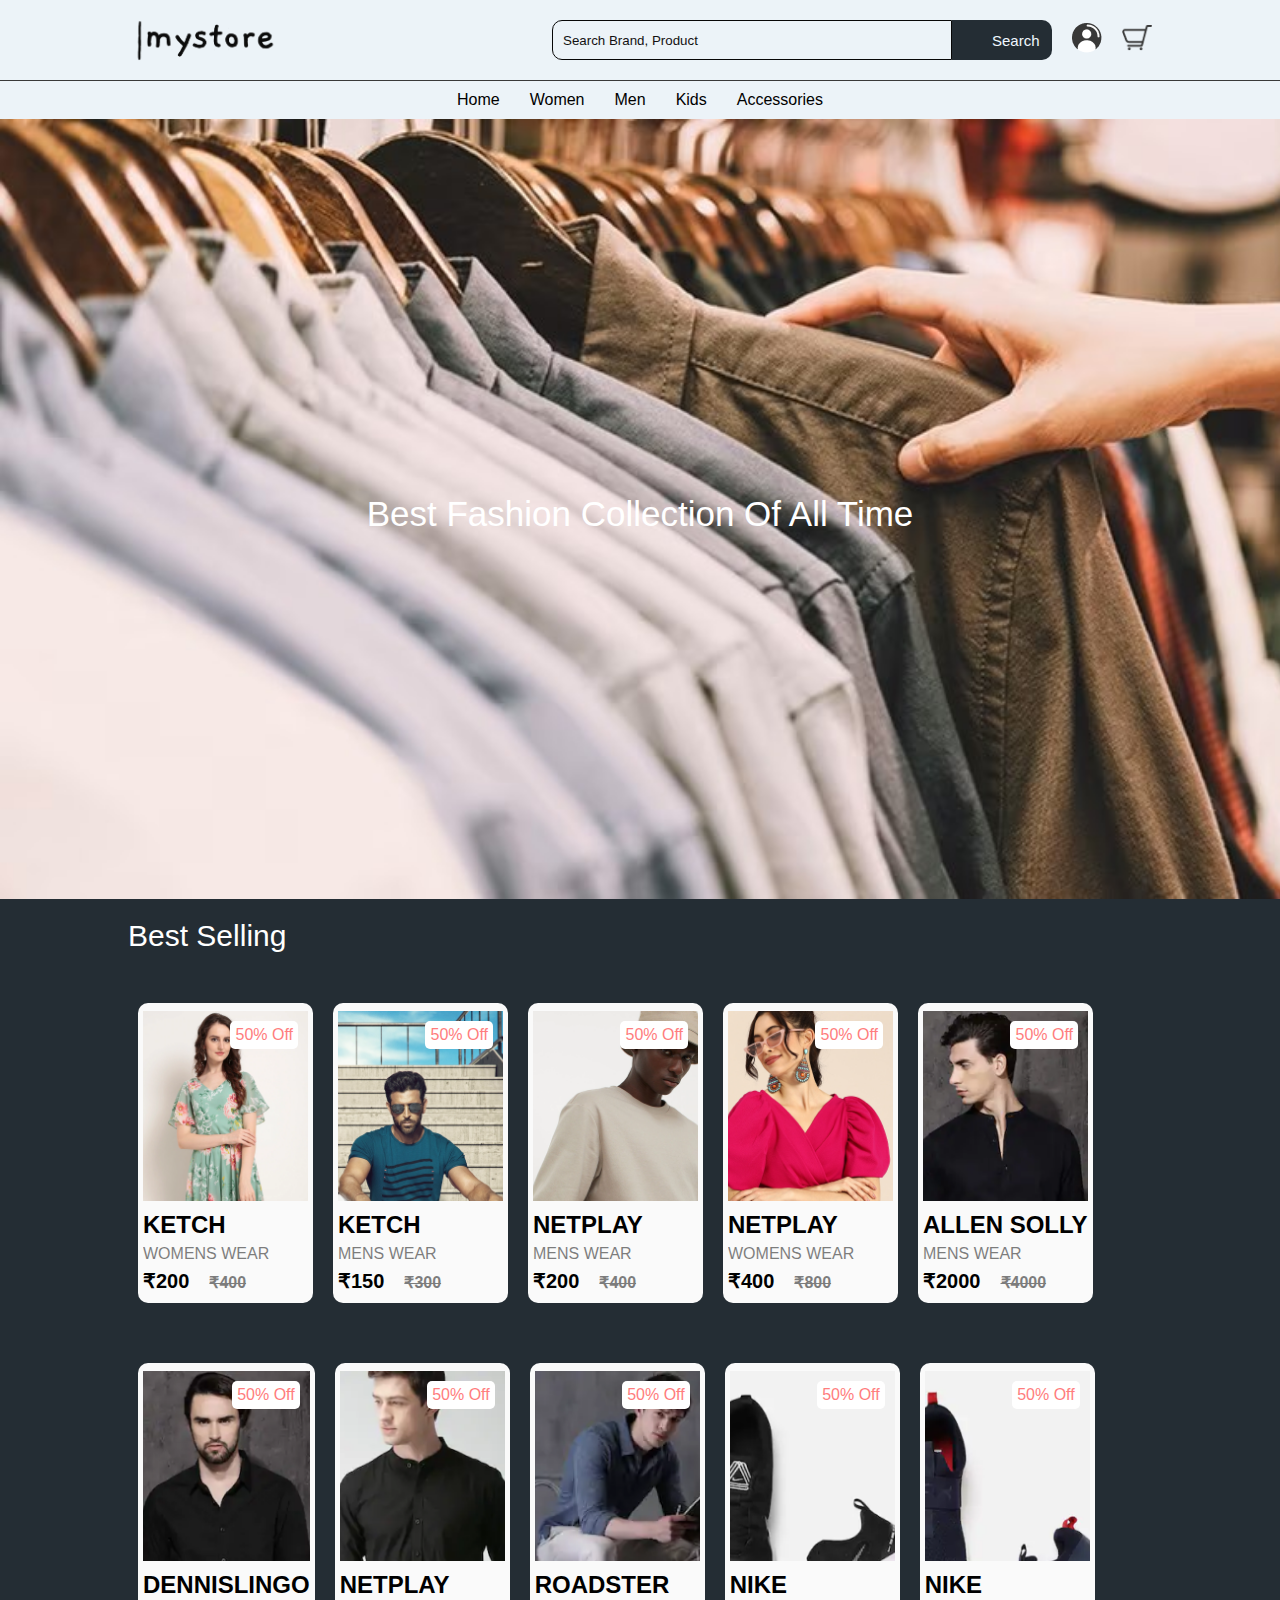
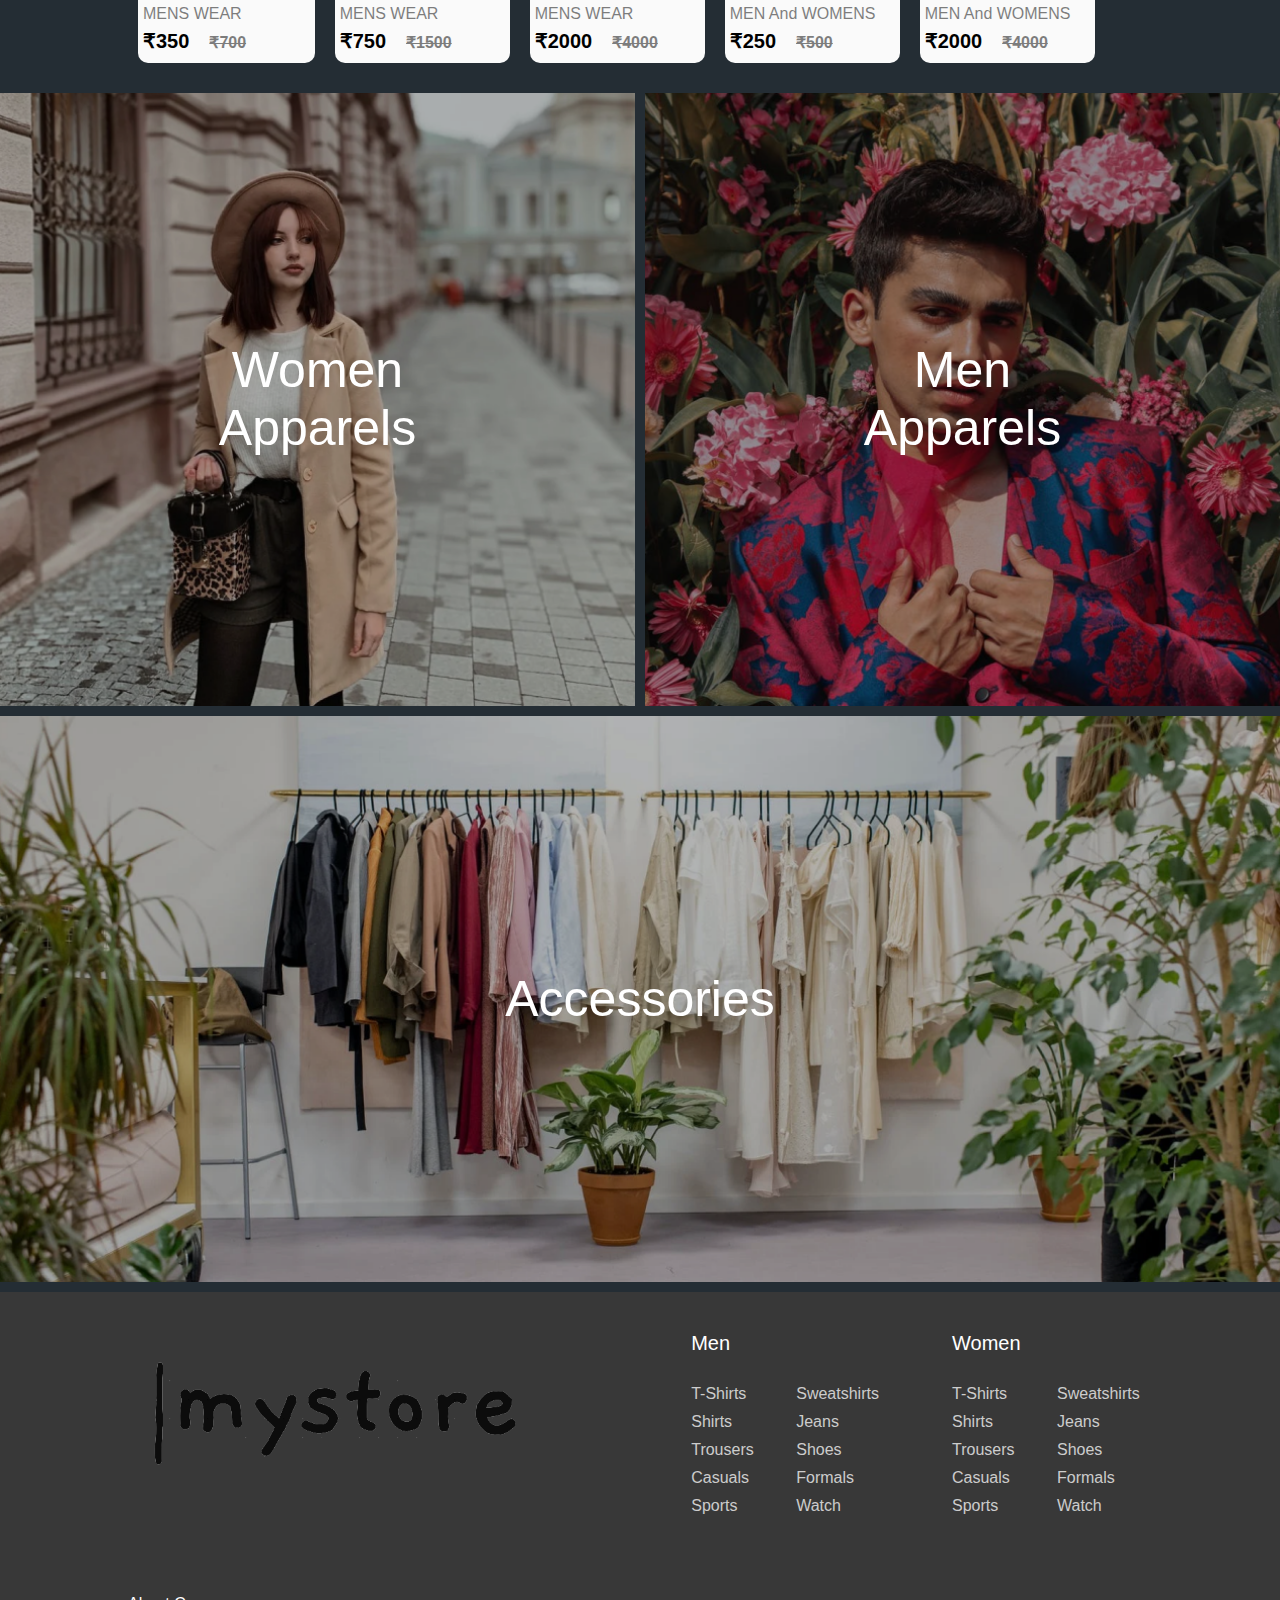
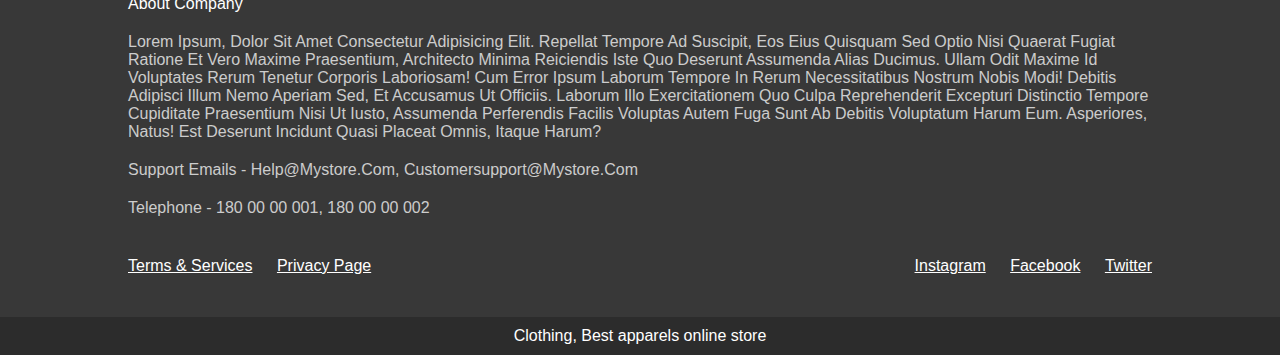
<file: index.html>
<!DOCTYPE html>
<html lang="en">
<head>
    <meta charset="UTF-8">
    <meta name="viewport" content="width=device-width, initial-scale=1.0">
    <title>my store</title>
    <link rel="stylesheet" href="project.css"/>
    <link rel="icon"  type="image/x-large" href="img/icon.png"/>
</head>
<body>
    <nav class="navbar">
        <div class="nav">
            <img src="img/bgm-removebg-preview.png" class="brand-logo" alt="">
            <div class="nav-items">
                <div class="search">
                    <input type="text" class="search-box" placeholder="search brand, product">
                   <button class="search-btn" ><a style="text-decoration: none; color: aliceblue;" href="error.html">search</a></button>
                </div>
                <a href="login.html"><img src="img/user.png" alt=""></a>
                <a href="error.html"><img src="img/cart.png" alt=""></a>
            </div>
        </div>
        <ul class="links-container">
            <li class="link-item"><a href="#" class="link">home</a></li>
            <li class="link-item"><a href="#" class="link">women</a></li>
            <li class="link-item"><a href="#" class="link">men</a></li>
            <li class="link-item"><a href="#" class="link">kids</a></li>
            <li class="link-item"><a href="#" class="link">accessories</a></li>
        </ul>
        </nav>
        <header class="hero-section">
            <div class="content">
                <!--<img src="img/bgm-removebg-preview.png" class="logo" alt="">-->
                <p class="sub-heading">best fashion collection of all time</p>
            </div>
        </header>
        <section class="product">
            <h2 class="product-category">best selling</h2>
            <div class="product-container">
                <div class="product-card">
                    <div class="product-image">
                        <span class="discount-tag">50% off</span>
                        <img src="img/card1.png" class="product-thumb" alt="">
                        <button class="card-btn">add to whislist</button>
                    </div>
                    <div class="product-info">
                        <h2 class="product-brand">KETCH</h2>
                        <p class="product-short-des">WOMENS WEAR</p>
                        <span class="price">₹200</span><span class="actual-price"><b>₹400</b></span>
                    </div>
                </div>
                <div class="product-card">
                    <div class="product-image">
                        <span class="discount-tag">50% off</span>
                        <img src="img/card2.png" class="product-thumb" alt="">
                        <button class="card-btn">add to whislist</button>
                    </div>
                    <div class="product-info">
                        <h2 class="product-brand">KETCH</h2>
                        <p class="product-short-des">MENS WEAR</p>
                        <span class="price">₹150</span><span class="actual-price"><b>₹300</b></span>
                    </div>
                </div>
                <div class="product-card">
                    <div class="product-image">
                        <span class="discount-tag">50% off</span>
                        <img src="img/card3.png" class="product-thumb" alt="">
                        <button class="card-btn">add to whislist</button>
                    </div>
                    <div class="product-info">
                        <h2 class="product-brand">NETPLAY</h2>
                        <p class="product-short-des">MENS WEAR</p>
                        <span class="price">₹200</span><span class="actual-price"><b>₹400</b></span>
                    </div>
                </div>
                <div class="product-card">
                    <div class="product-image">
                        <span class="discount-tag">50% off</span>
                        <img src="img/card4.png" class="product-thumb" alt="">
                        <button class="card-btn">add to whislist</button>
                    </div>
                    <div class="product-info">
                        <h2 class="product-brand">NETPLAY</h2>
                        <p class="product-short-des">WOMENS WEAR</p>
                        <span class="price">₹400</span><span class="actual-price"><b>₹800</b></span>
                    </div>
                </div>
                <div class="product-card">
                    <div class="product-image">
                        <span class="discount-tag">50% off</span>
                        <img src="img/card5.png" class="product-thumb" alt="">
                        <button class="card-btn">add to whislist</button>
                    </div>
                    <div class="product-info">
                        <h2 class="product-brand">ALLEN SOLLY</h2>
                        <p class="product-short-des">MENS WEAR</p>
                        <span class="price">₹2000</span><span class="actual-price"><b>₹4000</b></span>
                    </div>
                </div>
                <div class="product-card">
                    <div class="product-image">
                        <span class="discount-tag">50% off</span>
                        <img src="img/card6.png" class="product-thumb" alt="">
                        <button class="card-btn">add to whislist</button>
                    </div>
                    <div class="product-info">
                        <h2 class="product-brand">DENNISLINGO</h2>
                        <p class="product-short-des">MENS WEAR</p>
                        <span class="price">₹350</span><span class="actual-price"><b>₹700</b></span>
                    </div>
                </div>
                <div class="product-card">
                    <div class="product-image">
                        <span class="discount-tag">50% off</span>
                        <img src="img/card7.png" class="product-thumb" alt="">
                        <button class="card-btn">add to whislist</button>
                    </div>
                    <div class="product-info">
                        <h2 class="product-brand">NETPLAY</h2>
                        <p class="product-short-des">MENS WEAR</p>
                        <span class="price">₹750</span><span class="actual-price"><b>₹1500</b></span>
                    </div>
                </div>
                <div class="product-card">
                    <div class="product-image">
                        <span class="discount-tag">50% off</span>
                        <img src="img/card8.png" class="product-thumb" alt="">
                        <button class="card-btn">add to whislist</button>
                    </div>
                    <div class="product-info">
                        <h2 class="product-brand">ROADSTER</h2>
                        <p class="product-short-des">MENS WEAR</p>
                        <span class="price">₹2000</span><span class="actual-price"><b>₹4000</b></span>
                    </div>
                </div>
                <div class="product-card">
                    <div class="product-image">
                        <span class="discount-tag">50% off</span>
                        <img src="img/card9.png" class="product-thumb" alt="">
                        <button class="card-btn">add to whislist</button>
                    </div>
                    <div class="product-info">
                        <h2 class="product-brand">NIKE</h2>
                        <p class="product-short-des">MEN and WOMENS WEAR</p>
                        <span class="price">₹250</span><span class="actual-price"><b>₹500</b></span>
                    </div>
                </div>
                <div class="product-card">
                    <div class="product-image">
                        <span class="discount-tag">50% off</span>
                        <img src="img/card10.png" class="product-thumb" alt="">
                        <button class="card-btn">add to whislist</button>
                    </div>
                    <div class="product-info">
                        <h2 class="product-brand">NIKE</h2>
                        <p class="product-short-des">MEN and WOMENS WEAR</p>
                        <span class="price">₹2000</span><span class="actual-price"><b>₹4000</b></span>
                    </div>
                </div>
            </div>
        </section>
        <section class="collection-container">
            <a href="#" class="collection">
                <img src="img/women-collection.png" alt="">
                <p class="collection-title">women <br> apparels</p>
            </a>
            <a href="#" class="collection">
                <img src="img/men-collection.png" alt="">
                <p class="collection-title">men <br> apparels</p>
            </a>
            <a href="#" class="collection">
                <img src="img/accessories-collection.png" alt="">
                <p class="collection-title">accessories</p>
            </a>
        </section>
        <footer>
            <div class="footer-content">
                <img src="img/bgm-removebg-preview.png" class="logo" alt="">
                <div class="footer-ul-container">
                    <ul class="category">
                        <li class="category-title">men</li>
                        <li><a href="#" class="footer-link">t-shirts</a></li>
                        <li><a href="#" class="footer-link">sweatshirts</a></li>
                        <li><a href="#" class="footer-link">shirts</a></li>
                        <li><a href="#" class="footer-link">jeans</a></li>
                        <li><a href="#" class="footer-link">trousers</a></li>
                        <li><a href="#" class="footer-link">shoes</a></li>
                        <li><a href="#" class="footer-link">casuals</a></li>
                        <li><a href="#" class="footer-link">formals</a></li>
                        <li><a href="#" class="footer-link">sports</a></li>
                        <li><a href="#" class="footer-link">watch</a></li>
                    </ul>
                    <ul class="category">
                        <li class="category-title">women</li>
                        <li><a href="#" class="footer-link">t-shirts</a></li>
                        <li><a href="#" class="footer-link">sweatshirts</a></li>
                        <li><a href="#" class="footer-link">shirts</a></li>
                        <li><a href="#" class="footer-link">jeans</a></li>
                        <li><a href="#" class="footer-link">trousers</a></li>
                        <li><a href="#" class="footer-link">shoes</a></li>
                        <li><a href="#" class="footer-link">casuals</a></li>
                        <li><a href="#" class="footer-link">formals</a></li>
                        <li><a href="#" class="footer-link">sports</a></li>
                        <li><a href="#" class="footer-link">watch</a></li>
                    </ul>
                </div>
            </div>
            <p class="footer-title">about company</p>
    <p class="info">Lorem ipsum, dolor sit amet consectetur adipisicing elit. Repellat tempore ad suscipit, eos eius quisquam sed optio nisi quaerat fugiat ratione et vero maxime praesentium, architecto minima reiciendis iste quo deserunt assumenda alias ducimus. Ullam odit maxime id voluptates rerum tenetur corporis laboriosam! Cum error ipsum laborum tempore in rerum necessitatibus nostrum nobis modi! Debitis adipisci illum nemo aperiam sed, et accusamus ut officiis. Laborum illo exercitationem quo culpa reprehenderit excepturi distinctio tempore cupiditate praesentium nisi ut iusto, assumenda perferendis facilis voluptas autem fuga sunt ab debitis voluptatum harum eum. Asperiores, natus! Est deserunt incidunt quasi placeat omnis, itaque harum?</p>
    <p class="info">support emails - help@mystore.com, customersupport@mystore.com</p>
    <p class="info">telephone - 180 00 00 001, 180 00 00 002</p>
    <div class="footer-social-container">
        <div>
            <a href="#" class="social-link">terms & services</a>
            <a href="#" class="social-link">privacy page</a>
        </div>
        <div>
            <a href="#" class="social-link">instagram</a>
            <a href="#" class="social-link">facebook</a>
            <a href="#" class="social-link">twitter</a>
        </div>
    </div>
    <p class="footer-credit">Clothing, Best apparels online store</p>
        </footer>
</body>
</html>
</file>
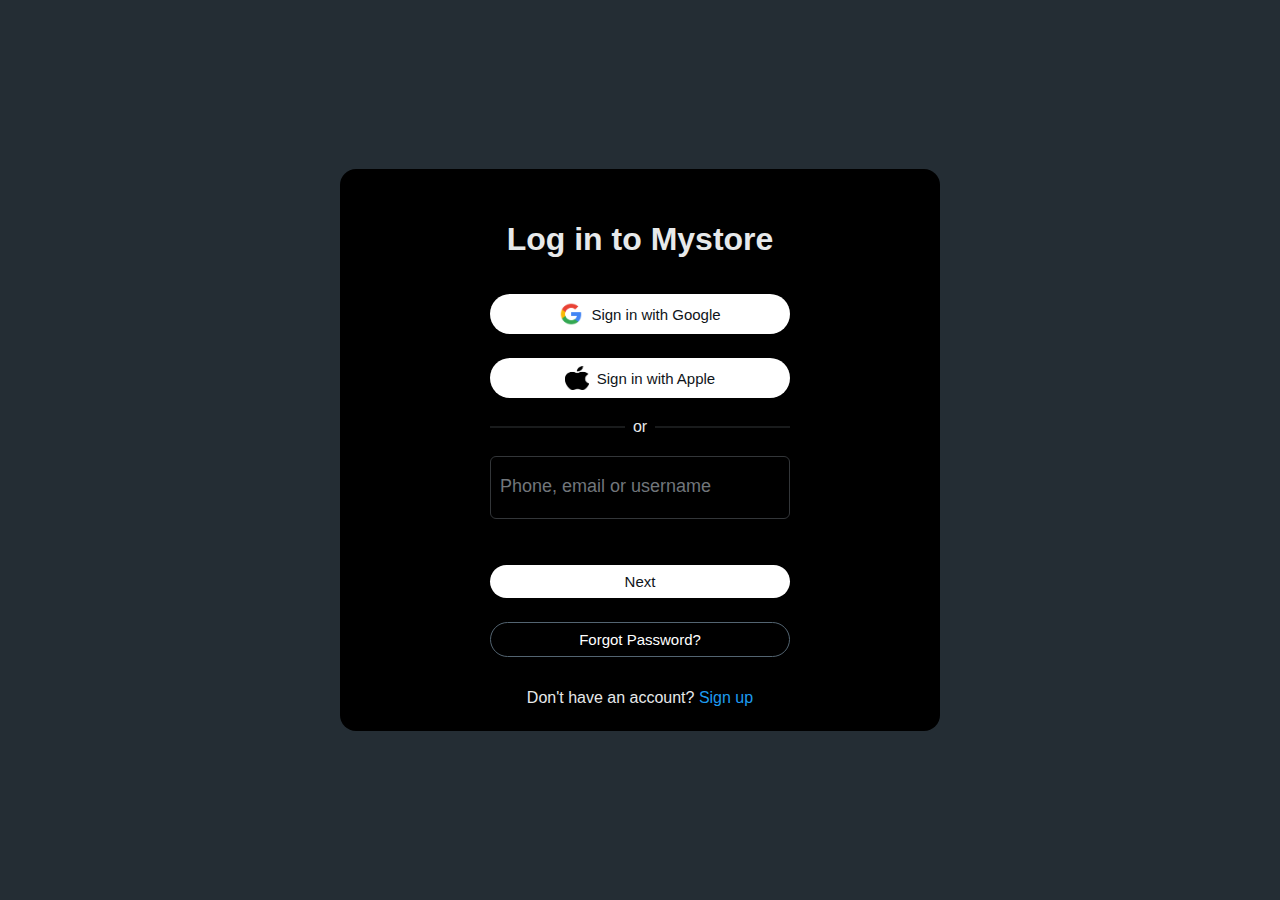
<file: login.html>
<!DOCTYPE html>
<html lang="en">
<head>
    <meta charset="UTF-8">
    <meta name="viewport" content="width=device-width, initial-scale=1.0">
    <title>login</title>
    <link rel="stylesheet" href="login.css">
</head>
<body>
   
       
    <div class="container">
      <div class="header">
        <button class="close-button">
          <i class="fa-solid fa-xmark"></i>
        </button>
        <a class="logo" href="#">
          <i class="fa-brands fa-twitter"></i>
        </a>
      </div>

      <div class="content">
        <h1>Log in to Mystore</h1>

        <div class="action-buttons">
          <button class="primary-button sign-in-button">
            <object data="./img/google.png"></object>
            <span>Sign in with Google</span>
          </button>
          <button class="primary-button sign-in-button">
            <object data="./img/apple.png"></object>
            <span>Sign in with Apple</span>
          </button>
        </div>

        <div class="divider">
          <p>or</p>
        </div>

        <div class="email-log-in">
          <input type="text" id="log-in" placeholder="Email">
          <label for="log-in">Phone, email or username</label>
        </div>

        <div class="action-buttons">
          <button class="primary-button">Next</button>
          <button class="secondary-button">Forgot Password?</button>
        </div>
      </div>
      <div class="sign-up">
        <p>Don't have an account? <a href="#">Sign up</a></p>
      </div>
    </div>
  
</body>
</html>
   <!---- <center>                
        <div id="section3" class="card1"> 
            <form class="div2">
                <h3><B>Login / Signup</B></h3>
                <hr>
                <!--<label for="username">username: </label>
                <input type="text" id="username" placeholder="enter your username"><br>
    
               <!--- <label for="password">password:</label>
                <input type="password" id ="password" placeholder="enter your password"><br>
    
               <left><sub><input type="checkbox" id="check" ><label style="color: blue;" >Accept all terms and conditions.</label></sub></left> 
                &nbsp;
                <br>
                &nbsp;
                <center><button><a href="#SECTION1">Login</a></button></center><br>
                <p style="font-size: smaller; color: black;">if you aren't registered &nbsp;&nbsp;<button><a href="registers.html">register</a></button></p>
            </form>
        </div>
        </center>-->

<!--<center>                
    <div id="section3" class="card1"> 
        
        
        <form class="div2">
            <h3><B>Login / Signup</B></h3>
            <hr>
            <!--<label for="username">username: </label>
            <input type="text" id="username" placeholder="enter your username"><br>

           <!--- <label for="password">password:</label>
            <input type="password" id ="password" placeholder="enter your password"><br>

           <left><sub><input type="checkbox" id="check" ><label style="color: blue;" >Accept all terms and conditions.</label></sub></left> 
            &nbsp;
            <br>
            &nbsp;
            <center><button><a href="#SECTION1">Login</a></button></center><br>
            <p style="font-size: smaller; color: black;">if you aren't registered &nbsp;&nbsp;<button><a href="registers.html">register</a></button></p>
        </form>
    </div>
    </center>-->
</file>
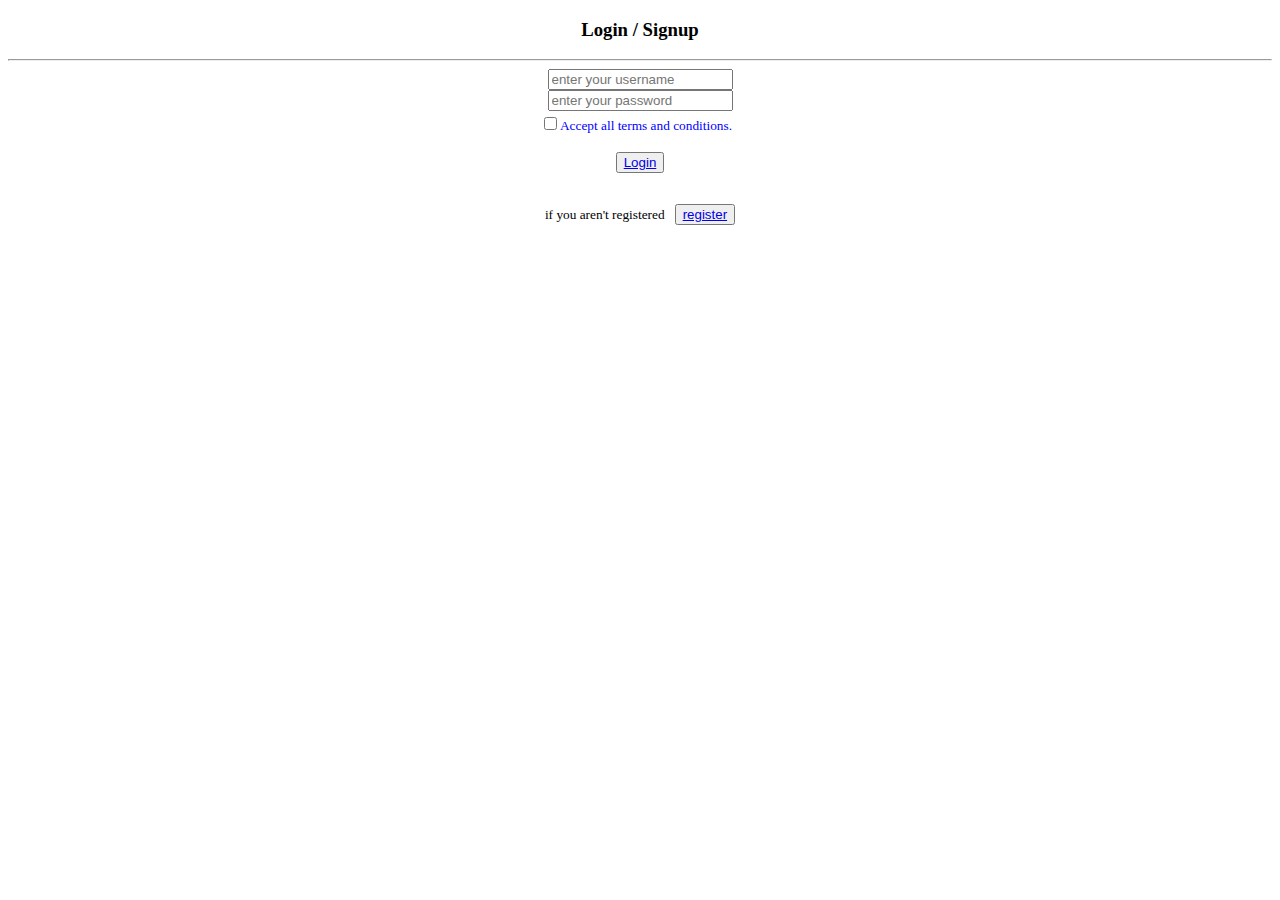
<file: img/login.html>
<!DOCTYPE html>
<html lang="en">
<head>
    <meta charset="UTF-8">
    <meta name="viewport" content="width=device-width, initial-scale=1.0">
    <title>login</title>
</head>
<body>
    <center>                
        <div id="section3" class="card1"> 
            <form class="div2">
                <h3><B>Login / Signup</B></h3>
                <hr>
                <!--<label for="username">username: </label>-->
                <input type="text" id="username" placeholder="enter your username"><br>
    
               <!--- <label for="password">password:</label>-->
                <input type="password" id ="password" placeholder="enter your password"><br>
    
               <left><sub><input type="checkbox" id="check" ><label style="color: blue;" >Accept all terms and conditions.</label></sub></left> 
                &nbsp;
                <br>
                &nbsp;
                <center><button><a href="#SECTION1">Login</a></button></center><br>
                <p style="font-size: smaller; color: black;">if you aren't registered &nbsp;&nbsp;<button><a href="registers.html">register</a></button></p>
            </form>
        </div>
        </center>
</body>
</html>
<!--<center>                
    <div id="section3" class="card1"> 
        
        
        <form class="div2">
            <h3><B>Login / Signup</B></h3>
            <hr>
            <!--<label for="username">username: </label>
            <input type="text" id="username" placeholder="enter your username"><br>

           <!--- <label for="password">password:</label>
            <input type="password" id ="password" placeholder="enter your password"><br>

           <left><sub><input type="checkbox" id="check" ><label style="color: blue;" >Accept all terms and conditions.</label></sub></left> 
            &nbsp;
            <br>
            &nbsp;
            <center><button><a href="#SECTION1">Login</a></button></center><br>
            <p style="font-size: smaller; color: black;">if you aren't registered &nbsp;&nbsp;<button><a href="registers.html">register</a></button></p>
        </form>
    </div>
    </center>-->
</file>
<file: project.css>
@import 'nav.css';
@import'footer.css';

body{
background-color: #242d34;

}
.hero-section{
    width: auto;
    height: calc(100vh - 120px);
    background-image: url('img/header.jpg');
    
    background-size: cover;
    display: flex;
    justify-content: center;
    align-items: center;
}

.hero-section .logo{
    height: 150px;
    display: block;
    margin: auto;
}

.hero-section .sub-heading{
    margin-top: 10px;
    text-align: center;
    color: #fff;
    text-transform: capitalize;
    font-size: 35px;
    font-weight: 300;
}
.product{
    position: relative;
    overflow: hidden;
    padding: 20px 0;
}

.product-category{
    padding: 0 10vw;
    font-size: 30px;
    font-weight: 500;
    margin-bottom: 40px;
    color: #fff;
    text-transform: capitalize;
}

.product-container{
    padding: 0 10vw;

    
    height: auto;
    grid-row-gap: 40px;
}

.product-container::-webkit-scrollbar{
    display:flex;
}

.product-card{
    border: 2px;
    border-color: black;
    background-color: #fafafa;
    flex: 0 0 auto;
    width: 200px;
    height: 300px;
    margin: 10px;
    align-items: center;
    border-radius: 10px;
    padding-left: 5px;
    padding-right: 5px;
    padding-top: 8px;
    box-shadow: 5px black;
    
}

.product-image{
    position: relative;
    width: 100%;
    height: 65%;
    overflow: hidden;
    border-color: black;
}

.product-thumb{
    width: 100%;
    height: 350px;
    object-fit: cover;
}

.discount-tag{
    position: absolute;
    background: #fff;
    padding: 5px;
    border-radius: 5px;
    color: #ff7d7d;
    right: 10px;
    top: 10px;
    text-transform: capitalize;
}

.card-btn{
    position: absolute;
    bottom: 10px;
    left: 50%;
    transform: translateX(-50%);
    padding: 10px;
    width: 90%;
    text-transform: capitalize;
    border: none;
    outline: none;
    background: #fff;
    border-radius: 5px;
    transition: 0.5s;
    cursor: pointer;
    opacity: 0;
}

.product-card:hover .card-btn{
    opacity: 1;
}

.card-btn:hover{
    background: #efefef;
}

.product-info{
    width: 100%;
    height: 100px;
    padding-top: 10px;
}

.product-brand{
    text-transform: uppercase;
}

.product-short-des{
    width: 100%;
    height: 20px;
    line-height: 20px;
    overflow: hidden;
    opacity: 0.5;
    text-transform: capitalize;
    margin: 5px 0;
}

.price{
    font-weight: 900;
    font-size: 20px;
}

.actual-price{
    color: black;
    margin-left: 20px;
    opacity: 0.5;
    text-decoration: line-through;
}

.four-0-four-image{
    display: block;
    margin: 60px auto;
}

.four-0-four-msg{
    text-align: center;
    text-transform: capitalize;
    color: #383838;
}

.four-0-four-msg a{
    color: #d7d7d7;
}
.collection-container{
    width: 100%;
    display: grid;
    grid-template-columns: repeat(2, 1fr);
    grid-gap: 10px;
}

.collection{
    position: relative;
}

.collection img{
    width: 100%;
    height: 100%;
    object-fit: cover;
}

.collection p{
    position: absolute;
    top: 50%;
    left: 50%;
    transform: translate(-50%, -50%);
    text-align: center;
    color: #fff;
    font-size: 50px;
    text-transform: capitalize;
}

.collection:nth-child(3){
    grid-column: span 2;
    margin-bottom: 10px;
}
.product-container{
    display: flex;
    flex-wrap: wrap;
    align-items: flex-start;
}
.product-card{
    flex: 0 0 175px;
}
</file>
<file: login.css>
/*{
    background-image: url(img/header.jpg);
    background-repeat:no-repeat ;
   margin: 0%;
   font-family: Arial, Helvetica, sans-serif;
   height: 500px;
   background-size: cover;
}*/
@import'nav.css';
form {
    background-color: #fff;
    border-radius: 5px;
    box-shadow: 0px 0px 10px #080808;
    padding: 20px;
    max-width: 400px;
    margin: 50px auto;
}



input[type="text"], input[type="password"] {
    border: none;
    border-radius: 3px;
    padding: 10px;
    margin-bottom: 10px;
    width: 70%;
}

input[type="submit"] {
    background-color: #008CBA;
    border:black;
    border-radius: 5px;
    color: #fff;
    cursor: pointer;
    font-size: 16px;
    padding: 10px;
    width: 13%;
}
input[type="submit1"] {
    background-color: #008CBA;
    border:black;
    border-radius: 5px;
    color: #fff;
    cursor: pointer;
    font-size: 16px;
    padding: 10px;
    width: 13%;
}
input[type="submit1" ]:hover {
    background-color: #006F8F;
}

input[type="submit" ]:hover {
    background-color: #006F8F;
}



header{
    background-image: url(img/header.jpg);
    background-size: cover;
    height: fit-content;
    background-repeat:no-repeat ;
    margin: 0%;

}
@import url("https://fonts.googleapis.com/css2?family=Roboto:wght@300;400;500;700&display=swap");

*,
*::before,
*::after {
  margin: 0;
  padding: 0;
  box-sizing: border-box;
}

body {
  font-family: Roboto, system-ui, sans-serif;
  background-color: #242d34;
  color: #e7e9ea;
  height: 100vh;
  display: flex;
  justify-content: center;
  align-items: center;
}

button {
  font-family: inherit;
  border: 0;
  color: inherit;
  background: none;
  cursor: pointer;
}
a {
  text-decoration: none;
  color: inherit;
}

.container {
  max-width: 600px;
  width: 100%;
  background-color: #000;
  padding: 24px 20px;
  border-radius: 16px;
  margin-inline: 2rem;

  display: flex;
  flex-direction: column;
  justify-content: space-between;
}

.header {
  color: #d6d9db;
  width: 100%;
  display: flex;
  justify-content: center;
  align-items: center;
  position: relative;
}
.close-button {
  position: absolute;
  top: 0;
  left: 0;
  font-size: 20px;
  padding: 7px 11px;
  border-radius: 50%;
}
.close-button:hover {
  background-color: #212222;
}
.logo {
  font-size: 30px;
}

.content {
  width: 300px;
  text-align: center;
  margin-inline: auto;
}
.content h1 {
  margin-block: 28px;
}

.action-buttons {
  display: flex;
  flex-direction: column;
  gap: 24px;
  margin-top: 36px;
}
.primary-button,
.secondary-button {
  width: 100%;
  border-radius: 20px;
  padding: 8px 0;
  font-size: 15px;
  font-weight: 500;
}
.primary-button {
  background-color: #fff;
  color: #0f1419;
}
.primary-button:hover {
  background-color: #e6e6e6;
}
.secondary-button {
  background-color: transparent;
  color: #fff;
  border: 1px solid #536471;
}
.secondary-button:hover {
  background-color: #181919;
}
.sign-in-button {
  display: flex;
  justify-content: center;
  align-items: center;
  gap: 8px;
}
.sign-in-button object {
  width: 24px;
  height: 24px;
}

.divider {
  width: 100%;
  margin-block: 20px;
  position: relative;
}
.divider p::before,
.divider p::after {
  content: "";
  position: absolute;
  top: 50%;
  transform: translateY(-50%);
  width: 45%;
  height: 1px;
  background-color: #333639;
}
.divider p::before {
  left: 0;
}
.divider p::after {
  right: 0;
}

.email-log-in {
  width: 100%;
  position: relative;
}
.email-log-in input {
  width: 100%;
  border-radius: 6px;
  background-color: transparent;
  border: 1px solid #333639;
  outline: none;
  padding: 20px 10px;
  color: white;
  font-size: 18px;
  font-family: "Roboto";
}
input::placeholder {
  opacity: 0;
}
input + label {
  position: absolute;
  top: 20px;
  left: 10px;
  color: #71767b;
  font-size: 18px;
  pointer-events: none;
  transition: 200ms ease;
}
input:focus {
  outline: 1px solid #1d9bf0;
}
input:focus + label {
  color: #1d9bf0;
}
input:not(:placeholder-shown) + label,
input:focus + label {
  top: 6px;
  left: 10px;
  font-size: 12px;
}

.sign-up {
  margin-top: 32px;
  font-weight: 300;
  text-align: center;
}
.sign-up a {
  color: #1d9bf0;
}
.sign-up a:hover {
  text-decoration: underline;
  text-decoration-color: #1d9bf0;
}
</file>
